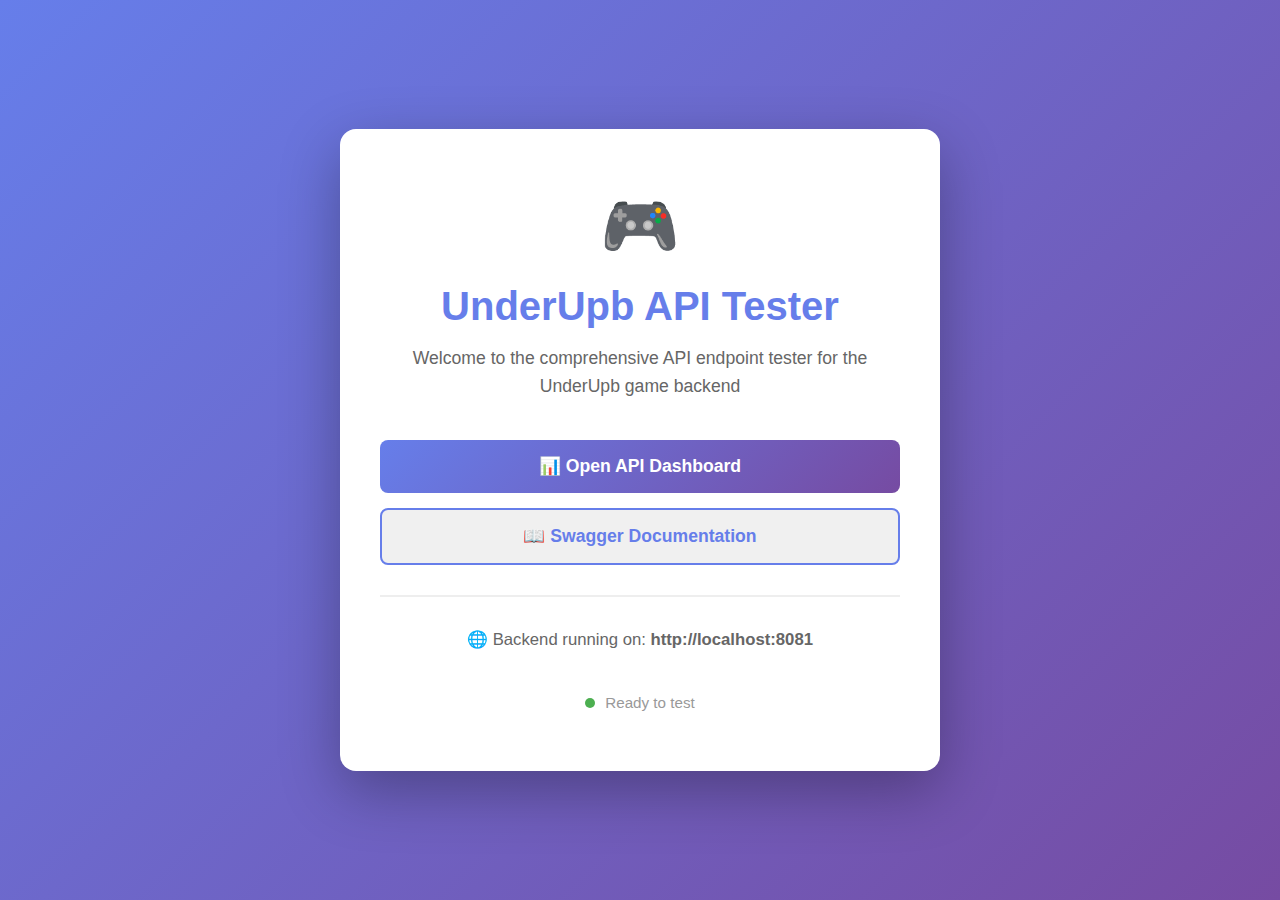
<file: backendUnderUpb/src/main/resources/static/index.html>
<!DOCTYPE html>
<html lang="en">
<head>
    <meta charset="UTF-8">
    <meta name="viewport" content="width=device-width, initial-scale=1.0">
    <title>UnderUpb Backend API Tester</title>
    <style>
        * {
            margin: 0;
            padding: 0;
            box-sizing: border-box;
        }

        body {
            font-family: 'Segoe UI', Tahoma, Geneva, Verdana, sans-serif;
            background: linear-gradient(135deg, #667eea 0%, #764ba2 100%);
            min-height: 100vh;
            display: flex;
            align-items: center;
            justify-content: center;
            padding: 20px;
        }

        .container {
            background: white;
            border-radius: 16px;
            box-shadow: 0 20px 60px rgba(0, 0, 0, 0.3);
            padding: 60px 40px;
            max-width: 600px;
            text-align: center;
            animation: slideIn 0.6s ease;
        }

        @keyframes slideIn {
            from {
                opacity: 0;
                transform: translateY(-20px);
            }
            to {
                opacity: 1;
                transform: translateY(0);
            }
        }

        .logo {
            font-size: 4em;
            margin-bottom: 20px;
        }

        h1 {
            color: #667eea;
            font-size: 2.5em;
            margin-bottom: 15px;
        }

        p {
            color: #666;
            font-size: 1.1em;
            margin-bottom: 40px;
            line-height: 1.6;
        }

        .buttons {
            display: flex;
            flex-direction: column;
            gap: 15px;
        }

        .btn {
            padding: 16px 30px;
            font-size: 1.1em;
            border: none;
            border-radius: 8px;
            cursor: pointer;
            transition: all 0.3s ease;
            text-decoration: none;
            display: inline-block;
            font-weight: 600;
        }

        .btn-primary {
            background: linear-gradient(135deg, #667eea 0%, #764ba2 100%);
            color: white;
        }

        .btn-primary:hover {
            transform: translateY(-3px);
            box-shadow: 0 10px 25px rgba(102, 126, 234, 0.4);
        }

        .btn-secondary {
            background: #f0f0f0;
            color: #667eea;
            border: 2px solid #667eea;
        }

        .btn-secondary:hover {
            background: #667eea;
            color: white;
            transform: translateY(-3px);
        }

        .info {
            margin-top: 30px;
            padding-top: 30px;
            border-top: 2px solid #eee;
            color: #999;
            font-size: 0.95em;
        }

        .status {
            display: flex;
            align-items: center;
            justify-content: center;
            gap: 10px;
            margin-top: 15px;
        }

        .status-dot {
            width: 10px;
            height: 10px;
            background: #4caf50;
            border-radius: 50%;
            animation: pulse 2s infinite;
        }

        @keyframes pulse {
            0%, 100% {
                opacity: 1;
            }
            50% {
                opacity: 0.5;
            }
        }

    </style>
</head>
<body>
    <div class="container">
        <div class="logo">🎮</div>
        <h1>UnderUpb API Tester</h1>
        <p>Welcome to the comprehensive API endpoint tester for the UnderUpb game backend</p>

        <div class="buttons">
            <a href="dashboard.html" class="btn btn-primary">📊 Open API Dashboard</a>
            <a href="https://localhost:8080/swagger-ui.html" class="btn btn-secondary" target="_blank">📖 Swagger Documentation</a>
        </div>

        <div class="info">
            <p>🌐 Backend running on: <strong>http://localhost:8081</strong></p>
            <div class="status">
                <div class="status-dot"></div>
                <span>Ready to test</span>
            </div>
        </div>
    </div>
</body>
</html>
</file>
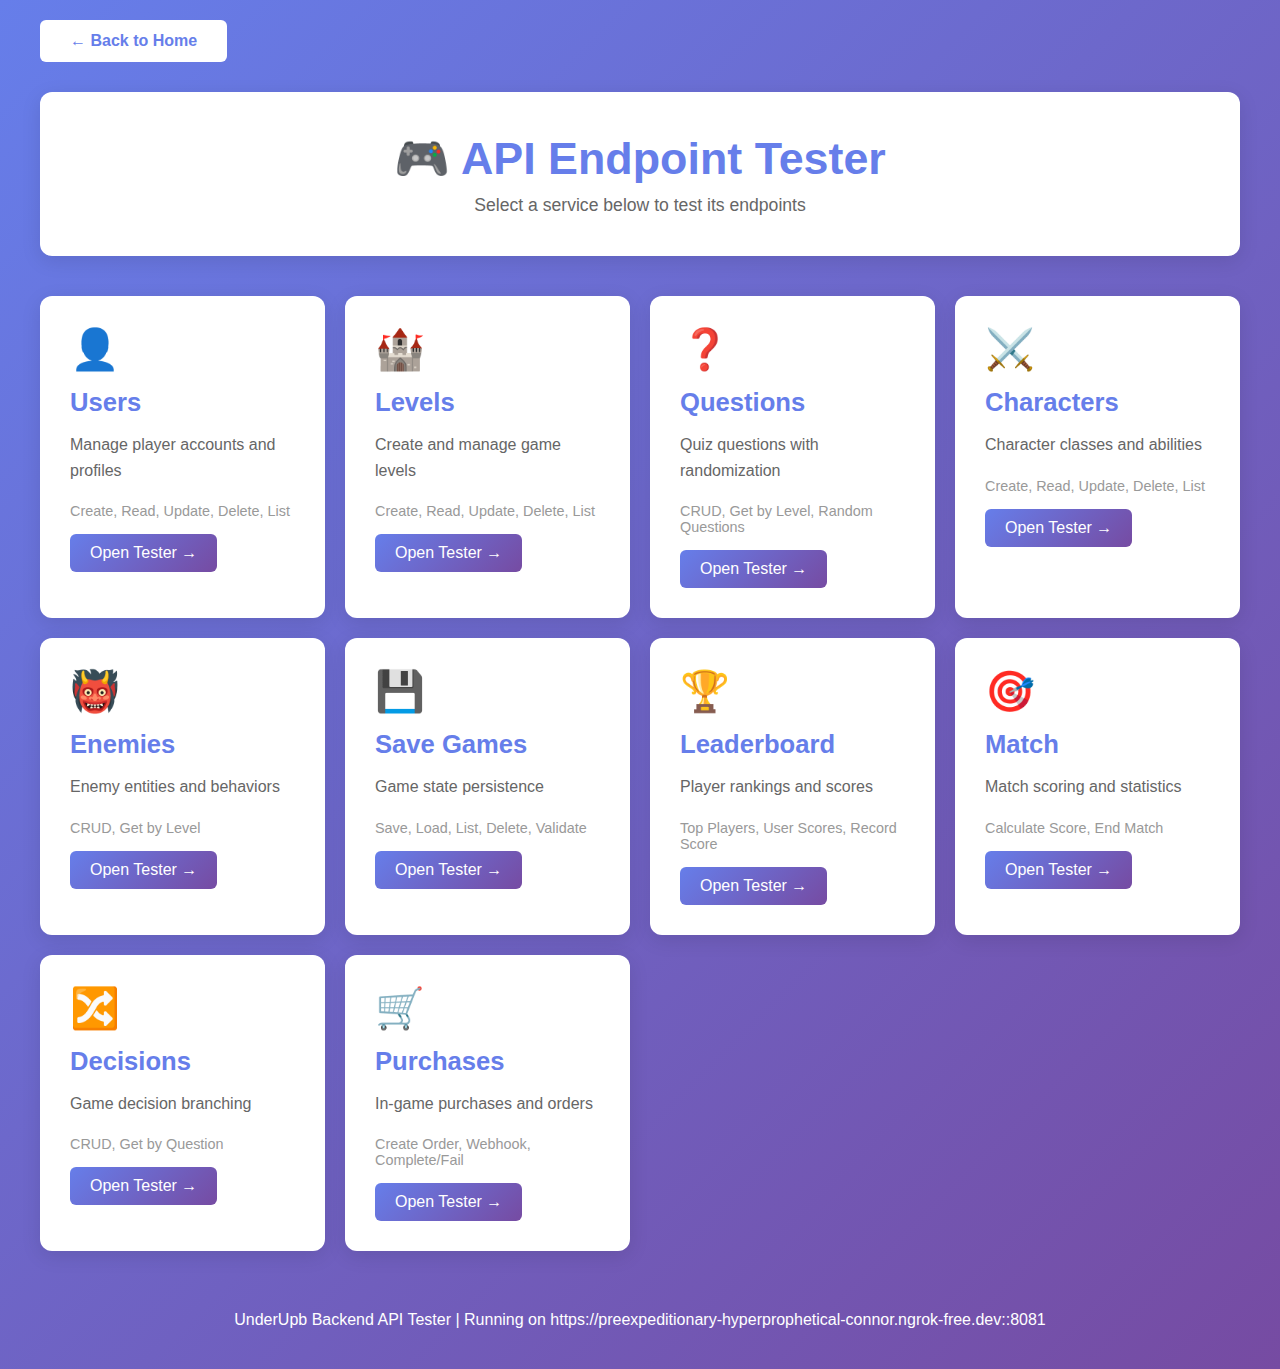
<file: backendUnderUpb/src/main/resources/static/dashboard.html>
<!DOCTYPE html>
<html lang="en">
<head>
    <meta charset="UTF-8">
    <meta name="viewport" content="width=device-width, initial-scale=1.0">
    <title>UnderUpb Backend API Tester - Dashboard</title>
    <style>
        * {
            margin: 0;
            padding: 0;
            box-sizing: border-box;
        }

        body {
            font-family: 'Segoe UI', Tahoma, Geneva, Verdana, sans-serif;
            background: linear-gradient(135deg, #667eea 0%, #764ba2 100%);
            min-height: 100vh;
            padding: 20px;
        }

        .container {
            max-width: 1200px;
            margin: 0 auto;
        }

        header {
            background: white;
            padding: 40px;
            border-radius: 12px;
            text-align: center;
            margin-bottom: 40px;
            box-shadow: 0 5px 20px rgba(0, 0, 0, 0.1);
        }

        header h1 {
            color: #667eea;
            font-size: 2.8em;
            margin-bottom: 10px;
        }

        header p {
            color: #666;
            font-size: 1.1em;
        }

        .services-grid {
            display: grid;
            grid-template-columns: repeat(auto-fit, minmax(280px, 1fr));
            gap: 20px;
            margin-bottom: 40px;
        }

        .service-card {
            background: white;
            border-radius: 12px;
            padding: 30px;
            box-shadow: 0 5px 20px rgba(0, 0, 0, 0.1);
            transition: all 0.3s ease;
            text-decoration: none;
            color: inherit;
            cursor: pointer;
        }

        .service-card:hover {
            transform: translateY(-5px);
            box-shadow: 0 15px 30px rgba(0, 0, 0, 0.2);
        }

        .service-card h2 {
            color: #667eea;
            margin-bottom: 15px;
            font-size: 1.6em;
        }

        .service-card p {
            color: #666;
            line-height: 1.6;
            margin-bottom: 20px;
        }

        .service-card .endpoints {
            color: #999;
            font-size: 0.9em;
            margin-bottom: 15px;
        }

        .service-card .btn {
            display: inline-block;
            background: linear-gradient(135deg, #667eea 0%, #764ba2 100%);
            color: white;
            padding: 10px 20px;
            border-radius: 6px;
            text-decoration: none;
            transition: all 0.3s ease;
            border: none;
            cursor: pointer;
            font-size: 1em;
        }

        .service-card .btn:hover {
            background: linear-gradient(135deg, #764ba2 0%, #667eea 100%);
            transform: scale(1.05);
        }

        .icon {
            font-size: 2.5em;
            margin-bottom: 15px;
        }

        footer {
            text-align: center;
            color: white;
            padding: 20px;
            margin-top: 40px;
        }

        .back-btn {
            display: inline-block;
            background: white;
            color: #667eea;
            padding: 12px 30px;
            border-radius: 6px;
            text-decoration: none;
            font-weight: bold;
            margin-bottom: 30px;
            transition: all 0.3s ease;
        }

        .back-btn:hover {
            transform: scale(1.05);
            box-shadow: 0 5px 15px rgba(0, 0, 0, 0.2);
        }
    </style>
</head>
<body>
    <div class="container">
        <a href="index.html" class="back-btn">← Back to Home</a>

        <header>
            <h1>🎮 API Endpoint Tester</h1>
            <p>Select a service below to test its endpoints</p>
        </header>

        <div class="services-grid">
            <a href="services/users.html" class="service-card" onclick="return navigateTo('services/users.html')">
                <div class="icon">👤</div>
                <h2>Users</h2>
                <p>Manage player accounts and profiles</p>
                <div class="endpoints">Create, Read, Update, Delete, List</div>
                <button class="btn">Open Tester →</button>
            </a>

            <a href="services/levels.html" class="service-card" onclick="return navigateTo('services/levels.html')">
                <div class="icon">🏰</div>
                <h2>Levels</h2>
                <p>Create and manage game levels</p>
                <div class="endpoints">Create, Read, Update, Delete, List</div>
                <button class="btn">Open Tester →</button>
            </a>

            <a href="services/questions.html" class="service-card" onclick="return navigateTo('services/questions.html')">
                <div class="icon">❓</div>
                <h2>Questions</h2>
                <p>Quiz questions with randomization</p>
                <div class="endpoints">CRUD, Get by Level, Random Questions</div>
                <button class="btn">Open Tester →</button>
            </a>

            <a href="services/characters.html" class="service-card" onclick="return navigateTo('services/characters.html')">
                <div class="icon">⚔️</div>
                <h2>Characters</h2>
                <p>Character classes and abilities</p>
                <div class="endpoints">Create, Read, Update, Delete, List</div>
                <button class="btn">Open Tester →</button>
            </a>

            <a href="services/enemies.html" class="service-card" onclick="return navigateTo('services/enemies.html')">
                <div class="icon">👹</div>
                <h2>Enemies</h2>
                <p>Enemy entities and behaviors</p>
                <div class="endpoints">CRUD, Get by Level</div>
                <button class="btn">Open Tester →</button>
            </a>

            <a href="services/saves.html" class="service-card" onclick="return navigateTo('services/saves.html')">
                <div class="icon">💾</div>
                <h2>Save Games</h2>
                <p>Game state persistence</p>
                <div class="endpoints">Save, Load, List, Delete, Validate</div>
                <button class="btn">Open Tester →</button>
            </a>

            <a href="services/leaderboard.html" class="service-card" onclick="return navigateTo('services/leaderboard.html')">
                <div class="icon">🏆</div>
                <h2>Leaderboard</h2>
                <p>Player rankings and scores</p>
                <div class="endpoints">Top Players, User Scores, Record Score</div>
                <button class="btn">Open Tester →</button>
            </a>

            <a href="services/match.html" class="service-card" onclick="return navigateTo('services/match.html')">
                <div class="icon">🎯</div>
                <h2>Match</h2>
                <p>Match scoring and statistics</p>
                <div class="endpoints">Calculate Score, End Match</div>
                <button class="btn">Open Tester →</button>
            </a>

            <a href="services/decisions.html" class="service-card" onclick="return navigateTo('services/decisions.html')">
                <div class="icon">🔀</div>
                <h2>Decisions</h2>
                <p>Game decision branching</p>
                <div class="endpoints">CRUD, Get by Question</div>
                <button class="btn">Open Tester →</button>
            </a>

            <a href="services/purchases.html" class="service-card" onclick="return navigateTo('services/purchases.html')">
                <div class="icon">🛒</div>
                <h2>Purchases</h2>
                <p>In-game purchases and orders</p>
                <div class="endpoints">Create Order, Webhook, Complete/Fail</div>
                <button class="btn">Open Tester →</button>
            </a>
        </div>

        <footer>
            <p>UnderUpb Backend API Tester | Running on https://preexpeditionary-hyperprophetical-connor.ngrok-free.dev::8081</p>
        </footer>
    </div>

    <script>
        function navigateTo(url) {
            window.location.href = url;
            return false;
        }
    </script>
</body>
</html>
</file>
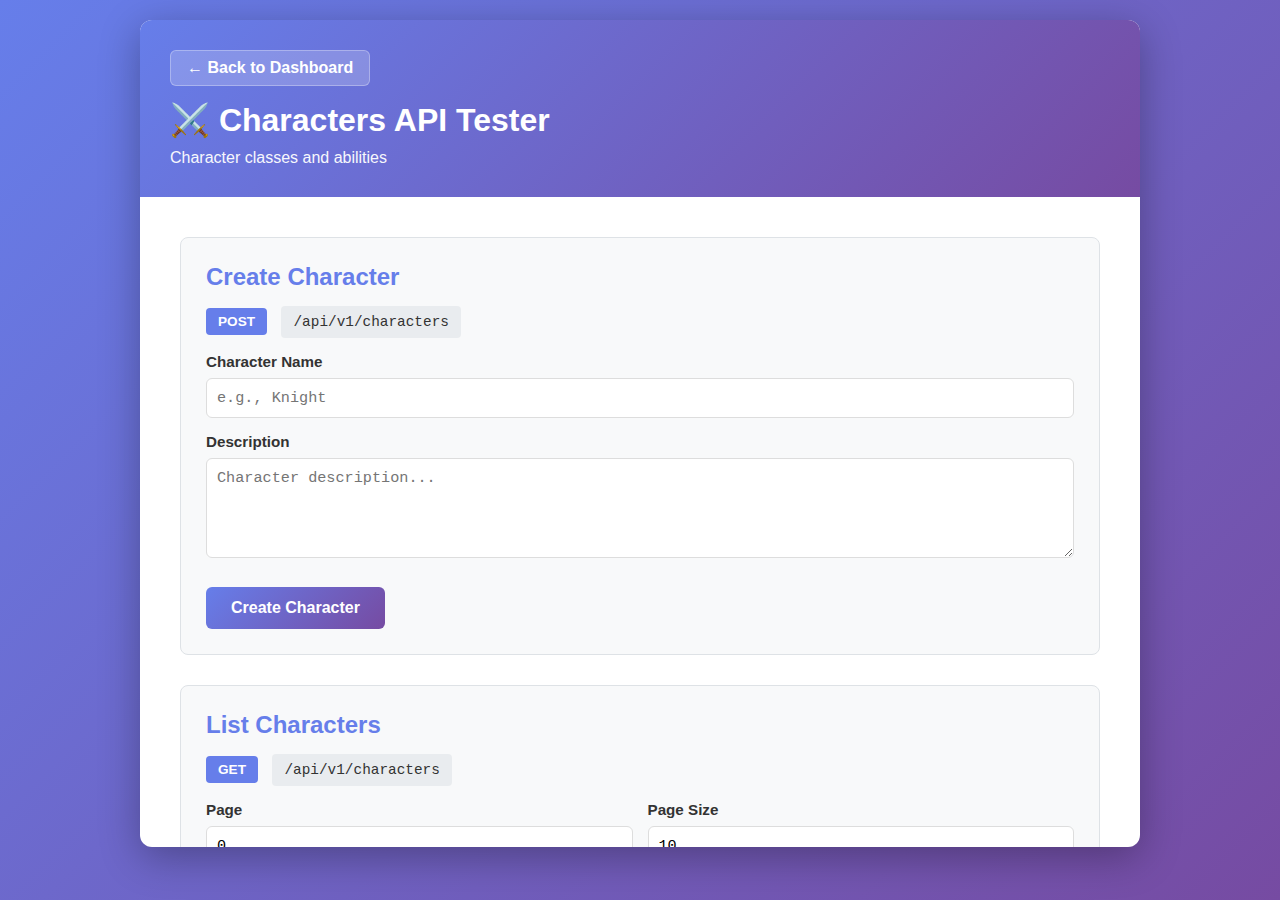
<file: backendUnderUpb/src/main/resources/static/services/characters.html>
<!DOCTYPE html>
<html lang="en">
<head>
    <meta charset="UTF-8">
    <meta name="viewport" content="width=device-width, initial-scale=1.0">
    <title>Characters API Tester</title>
    <link rel="stylesheet" href="../styles.css">
</head>
<body>
    <div class="container">
        <header>
            <a href="../dashboard.html" class="back-btn">← Back to Dashboard</a>
            <h1>⚔️ Characters API Tester</h1>
            <p>Character classes and abilities</p>
        </header>

        <div class="api-tester">
            <section class="endpoint">
                <h2>Create Character</h2>
                <div class="method-badge">POST</div>
                <div class="endpoint-url">/api/v1/characters</div>
                <div class="form-group">
                    <label>Character Name</label>
                    <input type="text" id="create-char-name" placeholder="e.g., Knight">
                </div>
                <div class="form-group">
                    <label>Description</label>
                    <textarea id="create-char-desc" placeholder="Character description..."></textarea>
                </div>
                <button class="btn btn-primary" onclick="sendRequest('POST', '/api/v1/characters', {
                    name: document.getElementById('create-char-name').value,
                    description: document.getElementById('create-char-desc').value
                }, 'create-response')">Create Character</button>
                <div class="response-container" id="create-response"></div>
            </section>

            <section class="endpoint">
                <h2>List Characters</h2>
                <div class="method-badge">GET</div>
                <div class="endpoint-url">/api/v1/characters</div>
                <div class="form-row">
                    <div class="form-group">
                        <label>Page</label>
                        <input type="number" id="characters-page" value="0" placeholder="0">
                    </div>
                    <div class="form-group">
                        <label>Page Size</label>
                        <input type="number" id="characters-size" value="10" placeholder="10">
                    </div>
                </div>
                <button class="btn btn-primary" onclick="sendRequest('GET', `/api/v1/characters?page=${document.getElementById('characters-page').value}&size=${document.getElementById('characters-size').value}`, null, 'list-response')">Fetch Characters</button>
                <div class="response-container" id="list-response"></div>
            </section>

            <section class="endpoint">
                <h2>Get Character by ID</h2>
                <div class="method-badge">GET</div>
                <div class="endpoint-url">/api/v1/characters/{id}</div>
                <div class="form-group">
                    <label>Character ID (UUID)</label>
                    <input type="text" id="get-char-id" placeholder="e.g., 550e8400-e29b-41d4-a716-446655440000">
                </div>
                <button class="btn btn-primary" onclick="sendRequest('GET', `/api/v1/characters/${document.getElementById('get-char-id').value}`, null, 'get-response')">Fetch Character</button>
                <div class="response-container" id="get-response"></div>
            </section>

            <section class="endpoint">
                <h2>Update Character</h2>
                <div class="method-badge">PUT</div>
                <div class="endpoint-url">/api/v1/characters/{id}</div>
                <div class="form-group">
                    <label>Character ID (UUID)</label>
                    <input type="text" id="update-char-id" placeholder="e.g., 550e8400-e29b-41d4-a716-446655440000">
                </div>
                <div class="form-group">
                    <label>Character Name</label>
                    <input type="text" id="update-char-name" placeholder="New name">
                </div>
                <div class="form-group">
                    <label>Description</label>
                    <textarea id="update-char-desc" placeholder="New description..."></textarea>
                </div>
                <button class="btn btn-primary" onclick="sendRequest('PUT', `/api/v1/characters/${document.getElementById('update-char-id').value}`, {
                    name: document.getElementById('update-char-name').value || undefined,
                    description: document.getElementById('update-char-desc').value || undefined
                }, 'update-response')">Update Character</button>
                <div class="response-container" id="update-response"></div>
            </section>
        </div>
    </div>

    <script src="../app.js"></script>
</body>
</html>
</file>
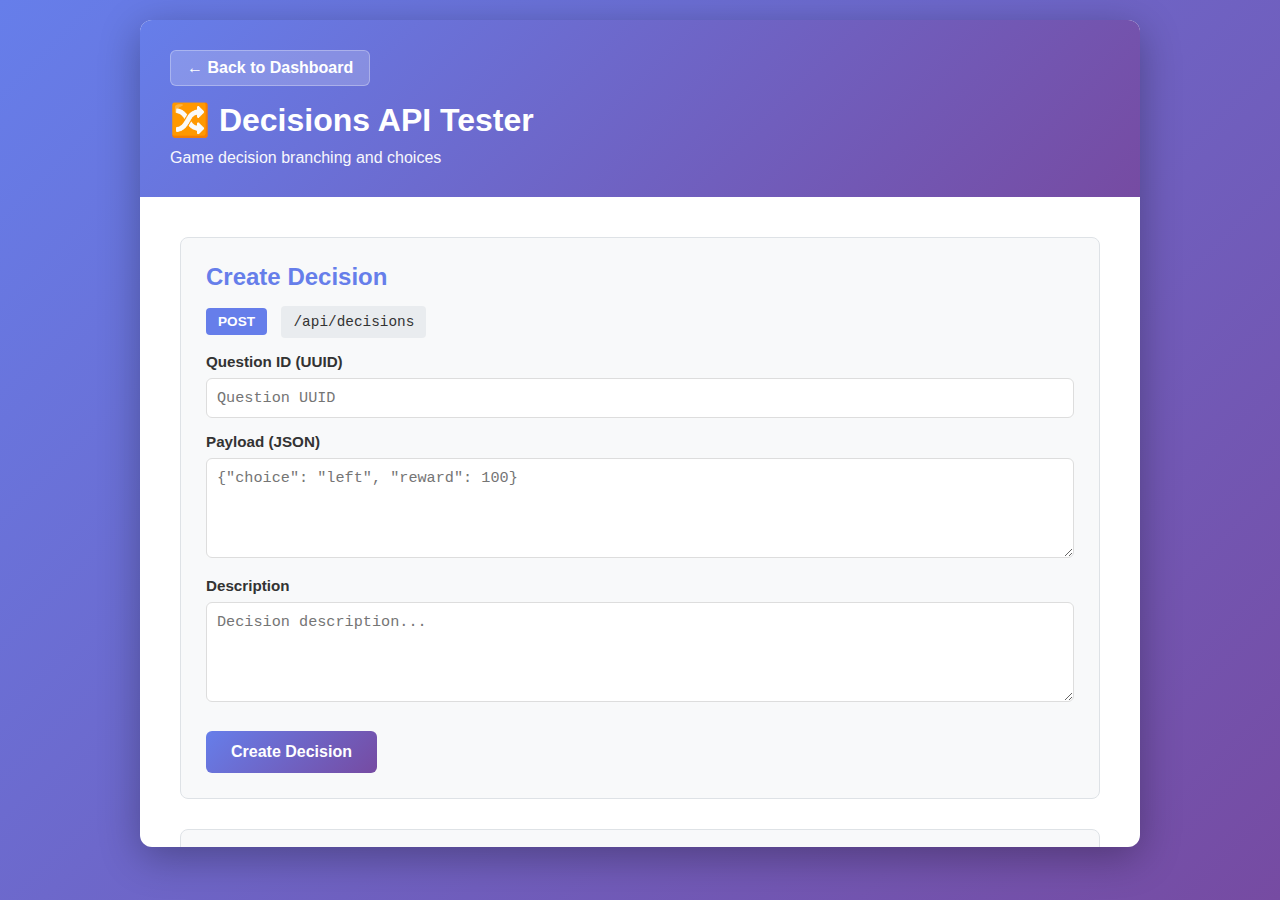
<file: backendUnderUpb/src/main/resources/static/services/decisions.html>
<!DOCTYPE html>
<html lang="en">
<head>
    <meta charset="UTF-8">
    <meta name="viewport" content="width=device-width, initial-scale=1.0">
    <title>Decisions API Tester</title>
    <link rel="stylesheet" href="../styles.css">
</head>
<body>
    <div class="container">
        <header>
            <a href="../dashboard.html" class="back-btn">← Back to Dashboard</a>
            <h1>🔀 Decisions API Tester</h1>
            <p>Game decision branching and choices</p>
        </header>

        <div class="api-tester">
            <section class="endpoint">
                <h2>Create Decision</h2>
                <div class="method-badge">POST</div>
                <div class="endpoint-url">/api/decisions</div>
                <div class="form-group">
                    <label>Question ID (UUID)</label>
                    <input type="text" id="create-decision-question" placeholder="Question UUID">
                </div>
                <div class="form-group">
                    <label>Payload (JSON)</label>
                    <textarea id="create-decision-payload" placeholder='{"choice": "left", "reward": 100}'></textarea>
                </div>
                <div class="form-group">
                    <label>Description</label>
                    <textarea id="create-decision-desc" placeholder="Decision description..."></textarea>
                </div>
                <button class="btn btn-primary" onclick="sendRequest('POST', '/api/decisions', {
                    questionId: document.getElementById('create-decision-question').value,
                    payloadJson: document.getElementById('create-decision-payload').value,
                    description: document.getElementById('create-decision-desc').value
                }, 'create-response')">Create Decision</button>
                <div class="response-container" id="create-response"></div>
            </section>

            <section class="endpoint">
                <h2>Get Decisions by Question</h2>
                <div class="method-badge">GET</div>
                <div class="endpoint-url">/api/decisions/questions/{questionId}</div>
                <div class="form-group">
                    <label>Question ID (UUID)</label>
                    <input type="text" id="question-decisions-id" placeholder="Question UUID">
                </div>
                <button class="btn btn-primary" onclick="sendRequest('GET', `/api/decisions/questions/${document.getElementById('question-decisions-id').value}`, null, 'by-question-response')">Fetch Decisions</button>
                <div class="response-container" id="by-question-response"></div>
            </section>

            <section class="endpoint">
                <h2>Get Decision by ID</h2>
                <div class="method-badge">GET</div>
                <div class="endpoint-url">/api/decisions/{id}</div>
                <div class="form-group">
                    <label>Decision ID (UUID)</label>
                    <input type="text" id="get-decision-id" placeholder="Decision UUID">
                </div>
                <button class="btn btn-primary" onclick="sendRequest('GET', `/api/decisions/${document.getElementById('get-decision-id').value}`, null, 'get-response')">Fetch Decision</button>
                <div class="response-container" id="get-response"></div>
            </section>

            <section class="endpoint">
                <h2>List All Decisions</h2>
                <div class="method-badge">GET</div>
                <div class="endpoint-url">/api/decisions</div>
                <div class="form-row">
                    <div class="form-group">
                        <label>Page</label>
                        <input type="number" id="decisions-page" value="0" placeholder="0">
                    </div>
                    <div class="form-group">
                        <label>Page Size</label>
                        <input type="number" id="decisions-size" value="10" placeholder="10">
                    </div>
                </div>
                <button class="btn btn-primary" onclick="sendRequest('GET', `/api/decisions?page=${document.getElementById('decisions-page').value}&size=${document.getElementById('decisions-size').value}`, null, 'list-response')">Fetch Decisions</button>
                <div class="response-container" id="list-response"></div>
            </section>

            <section class="endpoint">
                <h2>Delete Decision</h2>
                <div class="method-badge delete">DELETE</div>
                <div class="endpoint-url">/api/decisions/{id}</div>
                <div class="form-group">
                    <label>Decision ID (UUID)</label>
                    <input type="text" id="delete-decision-id" placeholder="Decision UUID">
                </div>
                <button class="btn btn-danger" onclick="sendRequest('DELETE', `/api/decisions/${document.getElementById('delete-decision-id').value}`, null, 'delete-response')">Delete Decision</button>
                <div class="response-container" id="delete-response"></div>
            </section>
        </div>
    </div>

    <script src="../app.js"></script>
</body>
</html>
</file>
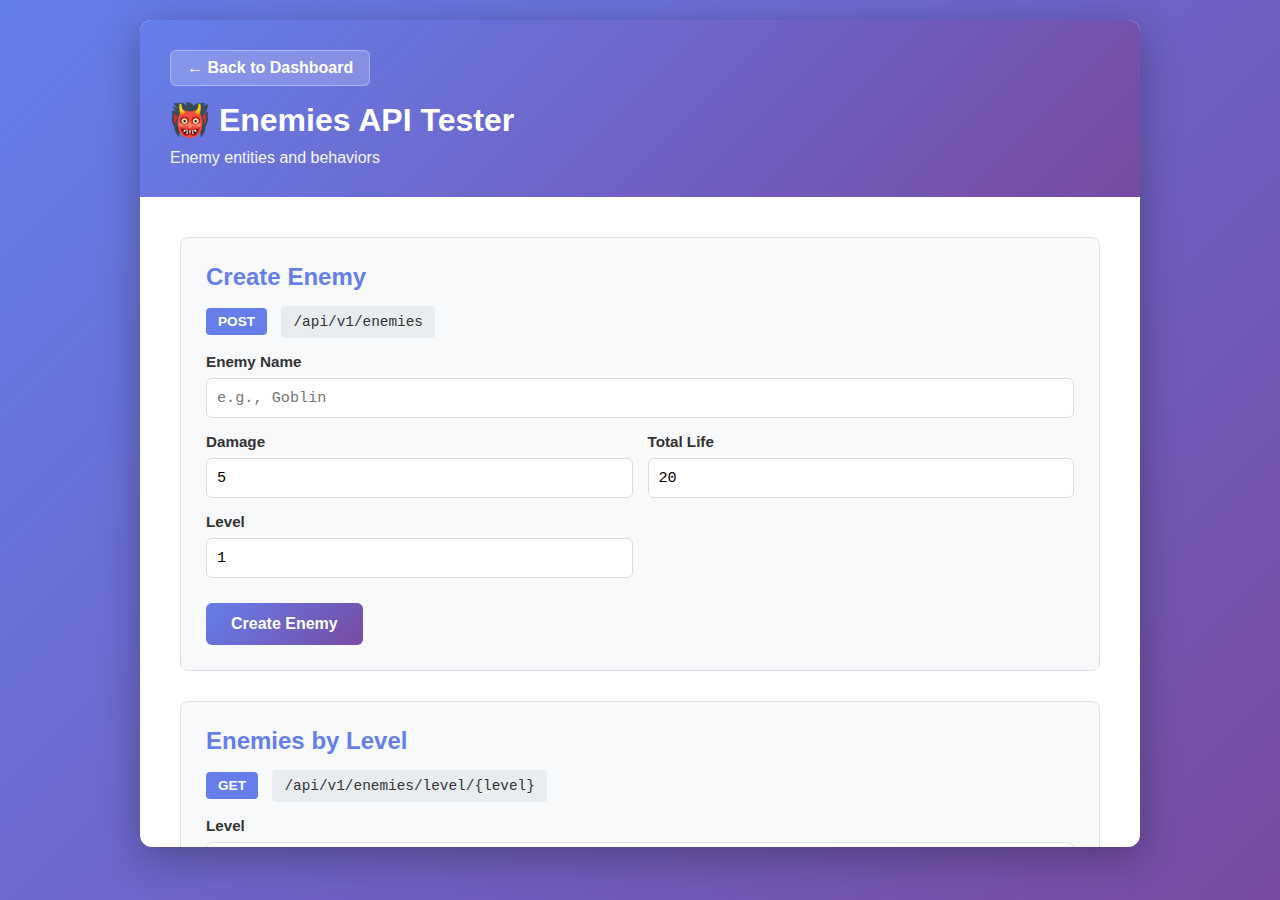
<file: backendUnderUpb/src/main/resources/static/services/enemies.html>
<!DOCTYPE html>
<html lang="en">
<head>
    <meta charset="UTF-8">
    <meta name="viewport" content="width=device-width, initial-scale=1.0">
    <title>Enemies API Tester</title>
    <link rel="stylesheet" href="../styles.css">
</head>
<body>
    <div class="container">
        <header>
            <a href="../dashboard.html" class="back-btn">← Back to Dashboard</a>
            <h1>👹 Enemies API Tester</h1>
            <p>Enemy entities and behaviors</p>
        </header>

        <div class="api-tester">
            <section class="endpoint">
                <h2>Create Enemy</h2>
                <div class="method-badge">POST</div>
                <div class="endpoint-url">/api/v1/enemies</div>
                <div class="form-group">
                    <label>Enemy Name</label>
                    <input type="text" id="create-enemy-name" placeholder="e.g., Goblin">
                </div>
                <div class="form-row">
                    <div class="form-group">
                        <label>Damage</label>
                        <input type="number" id="create-enemy-damage" value="5" placeholder="e.g., 5">
                    </div>
                    <div class="form-group">
                        <label>Total Life</label>
                        <input type="number" id="create-enemy-life" value="20" placeholder="e.g., 20">
                    </div>
                </div>
                <div class="form-row">
                    <div class="form-group">
                        <label>Level</label>
                        <input type="number" id="create-enemy-level" value="1" placeholder="e.g., 1">
                    </div>
                </div>
                <button class="btn btn-primary" onclick="sendRequest('POST', '/api/v1/enemies', {
                    name: document.getElementById('create-enemy-name').value,
                    damage: parseInt(document.getElementById('create-enemy-damage').value),
                    totalLife: parseInt(document.getElementById('create-enemy-life').value),
                    level: parseInt(document.getElementById('create-enemy-level').value)
                }, 'create-response')">Create Enemy</button>
                <div class="response-container" id="create-response"></div>
            </section>

            <section class="endpoint">
                <h2>Enemies by Level</h2>
                <div class="method-badge">GET</div>
                <div class="endpoint-url">/api/v1/enemies/level/{level}</div>
                <div class="form-group">
                    <label>Level</label>
                    <input type="number" id="enemies-level" value="1" placeholder="e.g., 1">
                </div>
                <button class="btn btn-primary" onclick="sendRequest('GET', `/api/v1/enemies/level/${document.getElementById('enemies-level').value}`, null, 'level-response')">Fetch Enemies</button>
                <div class="response-container" id="level-response"></div>
            </section>

            <section class="endpoint">
                <h2>Get Enemy by ID</h2>
                <div class="method-badge">GET</div>
                <div class="endpoint-url">/api/v1/enemies/{id}</div>
                <div class="form-group">
                    <label>Enemy ID (UUID)</label>
                    <input type="text" id="get-enemy-id" placeholder="e.g., 550e8400-e29b-41d4-a716-446655440000">
                </div>
                <button class="btn btn-primary" onclick="sendRequest('GET', `/api/v1/enemies/${document.getElementById('get-enemy-id').value}`, null, 'get-response')">Fetch Enemy</button>
                <div class="response-container" id="get-response"></div>
            </section>

            <section class="endpoint">
                <h2>List All Enemies</h2>
                <div class="method-badge">GET</div>
                <div class="endpoint-url">/api/v1/enemies</div>
                <div class="form-row">
                    <div class="form-group">
                        <label>Page</label>
                        <input type="number" id="enemies-page" value="0" placeholder="0">
                    </div>
                    <div class="form-group">
                        <label>Page Size</label>
                        <input type="number" id="enemies-size" value="10" placeholder="10">
                    </div>
                </div>
                <button class="btn btn-primary" onclick="sendRequest('GET', `/api/v1/enemies?page=${document.getElementById('enemies-page').value}&size=${document.getElementById('enemies-size').value}`, null, 'list-response')">Fetch All Enemies</button>
                <div class="response-container" id="list-response"></div>
            </section>
        </div>
    </div>

    <script src="../app.js"></script>
</body>
</html>
</file>
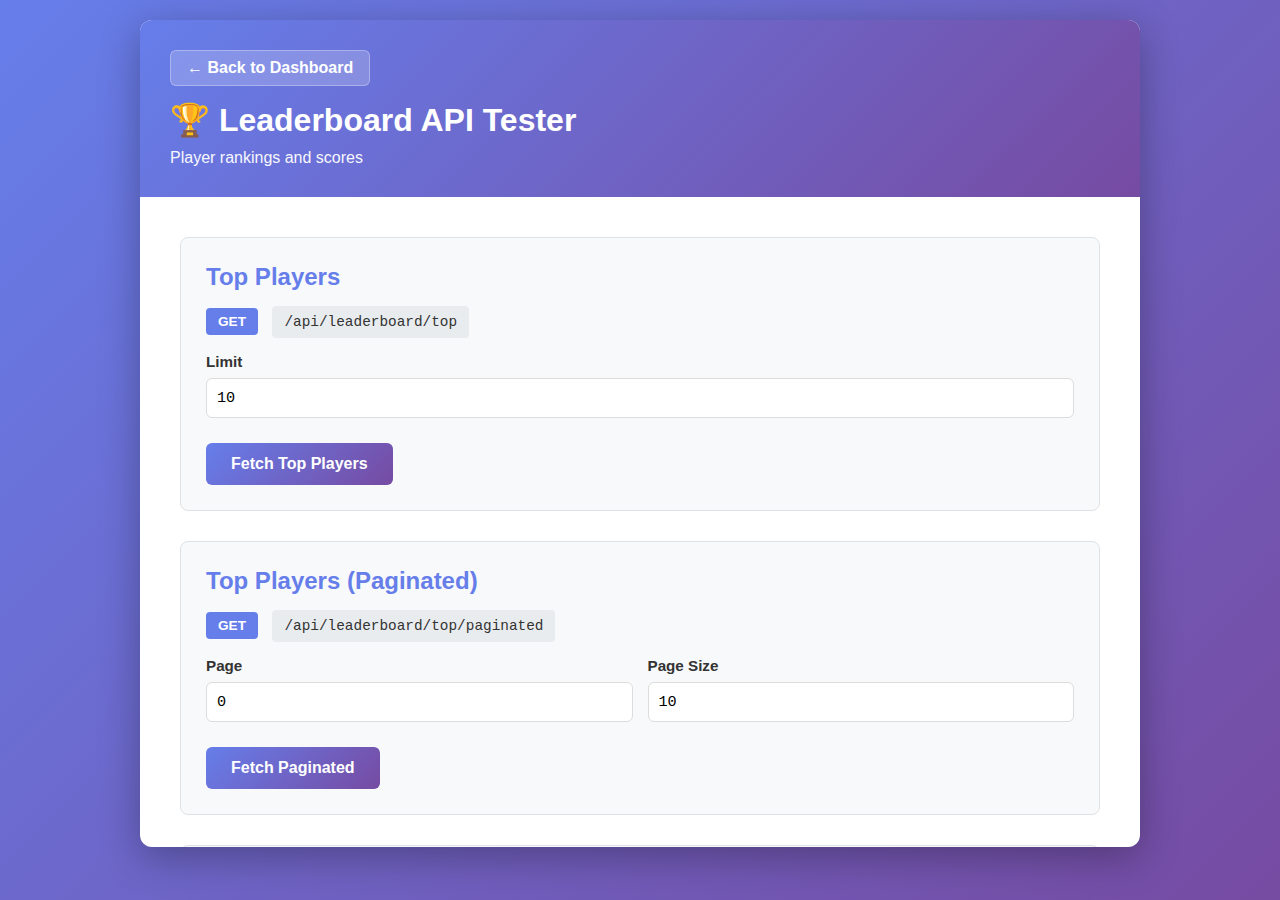
<file: backendUnderUpb/src/main/resources/static/services/leaderboard.html>
<!DOCTYPE html>
<html lang="en">
<head>
    <meta charset="UTF-8">
    <meta name="viewport" content="width=device-width, initial-scale=1.0">
    <title>Leaderboard API Tester</title>
    <link rel="stylesheet" href="../styles.css">
</head>
<body>
    <div class="container">
        <header>
            <a href="../dashboard.html" class="back-btn">← Back to Dashboard</a>
            <h1>🏆 Leaderboard API Tester</h1>
            <p>Player rankings and scores</p>
        </header>

        <div class="api-tester">
            <section class="endpoint">
                <h2>Top Players</h2>
                <div class="method-badge">GET</div>
                <div class="endpoint-url">/api/leaderboard/top</div>
                <div class="form-group">
                    <label>Limit</label>
                    <input type="number" id="leaderboard-limit" value="10" placeholder="e.g., 10">
                </div>
                <button class="btn btn-primary" onclick="sendRequest('GET', `/api/leaderboard/top?limit=${document.getElementById('leaderboard-limit').value}`, null, 'top-response')">Fetch Top Players</button>
                <div class="response-container" id="top-response"></div>
            </section>

            <section class="endpoint">
                <h2>Top Players (Paginated)</h2>
                <div class="method-badge">GET</div>
                <div class="endpoint-url">/api/leaderboard/top/paginated</div>
                <div class="form-row">
                    <div class="form-group">
                        <label>Page</label>
                        <input type="number" id="leaderboard-page" value="0" placeholder="0">
                    </div>
                    <div class="form-group">
                        <label>Page Size</label>
                        <input type="number" id="leaderboard-size" value="10" placeholder="10">
                    </div>
                </div>
                <button class="btn btn-primary" onclick="sendRequest('GET', `/api/leaderboard/top/paginated?page=${document.getElementById('leaderboard-page').value}&size=${document.getElementById('leaderboard-size').value}`, null, 'top-paged-response')">Fetch Paginated</button>
                <div class="response-container" id="top-paged-response"></div>
            </section>

            <section class="endpoint">
                <h2>User Scores</h2>
                <div class="method-badge">GET</div>
                <div class="endpoint-url">/api/leaderboard/users/{userId}</div>
                <div class="form-group">
                    <label>User ID (UUID)</label>
                    <input type="text" id="user-scores-id" placeholder="User UUID">
                </div>
                <div class="form-row">
                    <div class="form-group">
                        <label>Page</label>
                        <input type="number" id="user-scores-page" value="0" placeholder="0">
                    </div>
                    <div class="form-group">
                        <label>Page Size</label>
                        <input type="number" id="user-scores-size" value="10" placeholder="10">
                    </div>
                </div>
                <button class="btn btn-primary" onclick="sendRequest('GET', `/api/leaderboard/users/${document.getElementById('user-scores-id').value}?page=${document.getElementById('user-scores-page').value}&size=${document.getElementById('user-scores-size').value}`, null, 'user-scores-response')">Fetch User Scores</button>
                <div class="response-container" id="user-scores-response"></div>
            </section>

            <section class="endpoint">
                <h2>Record Score</h2>
                <div class="method-badge">POST</div>
                <div class="endpoint-url">/api/leaderboard/users/{userId}/score</div>
                <div class="form-group">
                    <label>User ID (UUID)</label>
                    <input type="text" id="record-score-user-id" placeholder="User UUID">
                </div>
                <div class="form-group">
                    <label>Score</label>
                    <input type="number" id="record-score-value" placeholder="e.g., 1500">
                </div>
                <button class="btn btn-primary" onclick="sendRequest('POST', `/api/leaderboard/users/${document.getElementById('record-score-user-id').value}/score?score=${document.getElementById('record-score-value').value}`, {}, 'record-response')">Record Score</button>
                <div class="response-container" id="record-response"></div>
            </section>
        </div>
    </div>

    <script src="../app.js"></script>
</body>
</html>
</file>
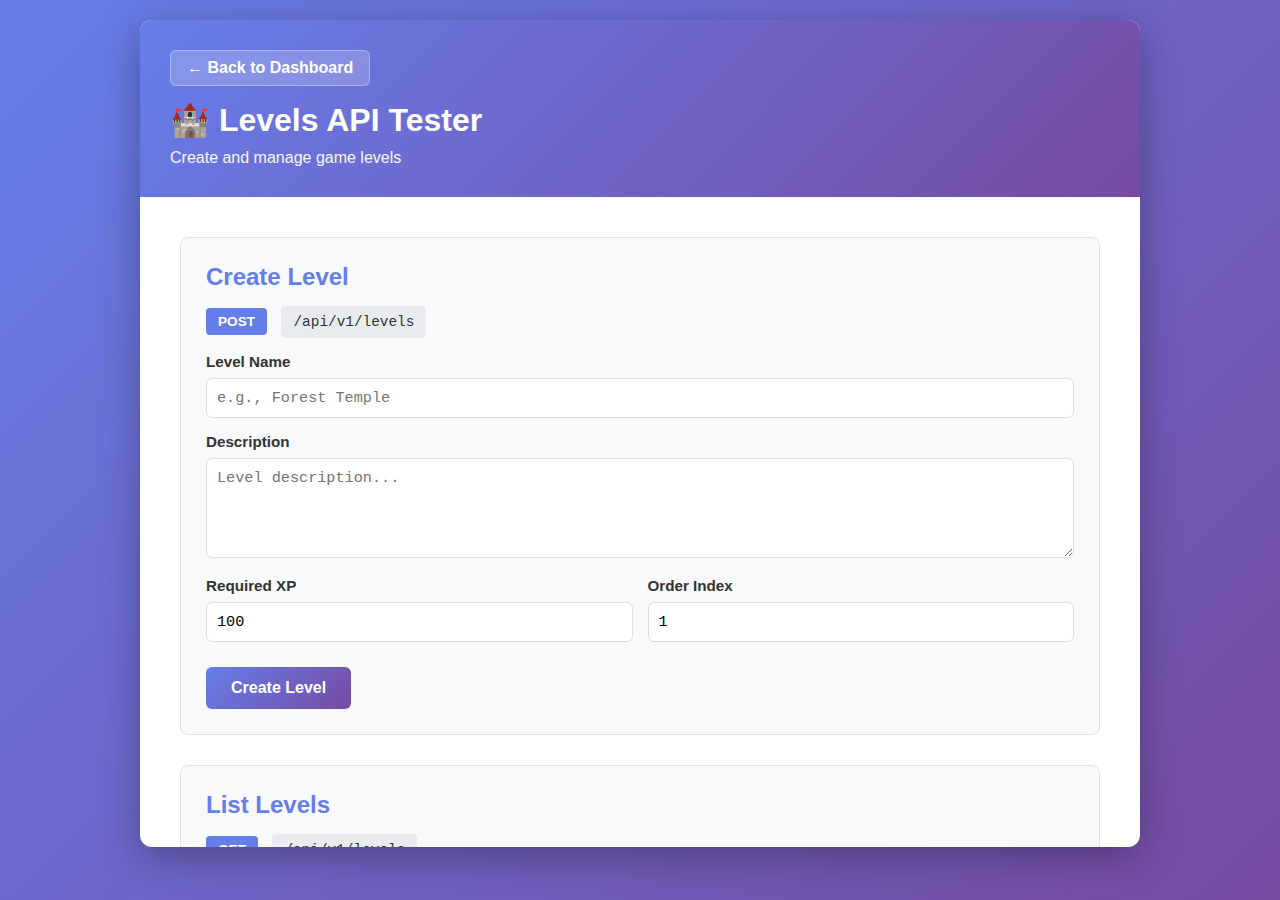
<file: backendUnderUpb/src/main/resources/static/services/levels.html>
<!DOCTYPE html>
<html lang="en">
<head>
    <meta charset="UTF-8">
    <meta name="viewport" content="width=device-width, initial-scale=1.0">
    <title>Levels API Tester</title>
    <link rel="stylesheet" href="../styles.css">
</head>
<body>
    <div class="container">
        <header>
            <a href="../dashboard.html" class="back-btn">← Back to Dashboard</a>
            <h1>🏰 Levels API Tester</h1>
            <p>Create and manage game levels</p>
        </header>

        <div class="api-tester">
            <section class="endpoint">
                <h2>Create Level</h2>
                <div class="method-badge">POST</div>
                <div class="endpoint-url">/api/v1/levels</div>
                <div class="form-group">
                    <label>Level Name</label>
                    <input type="text" id="create-level-name" placeholder="e.g., Forest Temple">
                </div>
                <div class="form-group">
                    <label>Description</label>
                    <textarea id="create-level-desc" placeholder="Level description..."></textarea>
                </div>
                <div class="form-row">
                    <div class="form-group">
                        <label>Required XP</label>
                        <input type="number" id="create-level-xp" value="100" placeholder="e.g., 100">
                    </div>
                    <div class="form-group">
                        <label>Order Index</label>
                        <input type="number" id="create-level-order" value="1" placeholder="e.g., 1">
                    </div>
                </div>
                <button class="btn btn-primary" onclick="sendRequest('POST', '/api/v1/levels', {
                    name: document.getElementById('create-level-name').value,
                    description: document.getElementById('create-level-desc').value,
                    requiredXp: parseInt(document.getElementById('create-level-xp').value),
                    orderIndex: parseInt(document.getElementById('create-level-order').value)
                }, 'create-response')">Create Level</button>
                <div class="response-container" id="create-response"></div>
            </section>

            <section class="endpoint">
                <h2>List Levels</h2>
                <div class="method-badge">GET</div>
                <div class="endpoint-url">/api/v1/levels</div>
                <div class="form-row">
                    <div class="form-group">
                        <label>Page</label>
                        <input type="number" id="levels-page" value="0" placeholder="0">
                    </div>
                    <div class="form-group">
                        <label>Page Size</label>
                        <input type="number" id="levels-size" value="10" placeholder="10">
                    </div>
                </div>
                <button class="btn btn-primary" onclick="sendRequest('GET', `/api/v1/levels?page=${document.getElementById('levels-page').value}&size=${document.getElementById('levels-size').value}`, null, 'list-response')">Fetch Levels</button>
                <div class="response-container" id="list-response"></div>
            </section>

            <section class="endpoint">
                <h2>Get Level by ID</h2>
                <div class="method-badge">GET</div>
                <div class="endpoint-url">/api/v1/levels/{id}</div>
                <div class="form-group">
                    <label>Level ID (UUID)</label>
                    <input type="text" id="get-level-id" placeholder="e.g., 550e8400-e29b-41d4-a716-446655440000">
                </div>
                <button class="btn btn-primary" onclick="sendRequest('GET', `/api/v1/levels/${document.getElementById('get-level-id').value}`, null, 'get-response')">Fetch Level</button>
                <div class="response-container" id="get-response"></div>
            </section>

            <section class="endpoint">
                <h2>Update Level</h2>
                <div class="method-badge">PUT</div>
                <div class="endpoint-url">/api/v1/levels/{id}</div>
                <div class="form-group">
                    <label>Level ID (UUID)</label>
                    <input type="text" id="update-level-id" placeholder="e.g., 550e8400-e29b-41d4-a716-446655440000">
                </div>
                <div class="form-group">
                    <label>Level Name</label>
                    <input type="text" id="update-level-name" placeholder="New name">
                </div>
                <div class="form-group">
                    <label>Description</label>
                    <textarea id="update-level-desc" placeholder="New description..."></textarea>
                </div>
                <button class="btn btn-primary" onclick="sendRequest('PUT', `/api/v1/levels/${document.getElementById('update-level-id').value}`, {
                    name: document.getElementById('update-level-name').value || undefined,
                    description: document.getElementById('update-level-desc').value || undefined
                }, 'update-response')">Update Level</button>
                <div class="response-container" id="update-response"></div>
            </section>
        </div>
    </div>

    <script src="../app.js"></script>
</body>
</html>
</file>
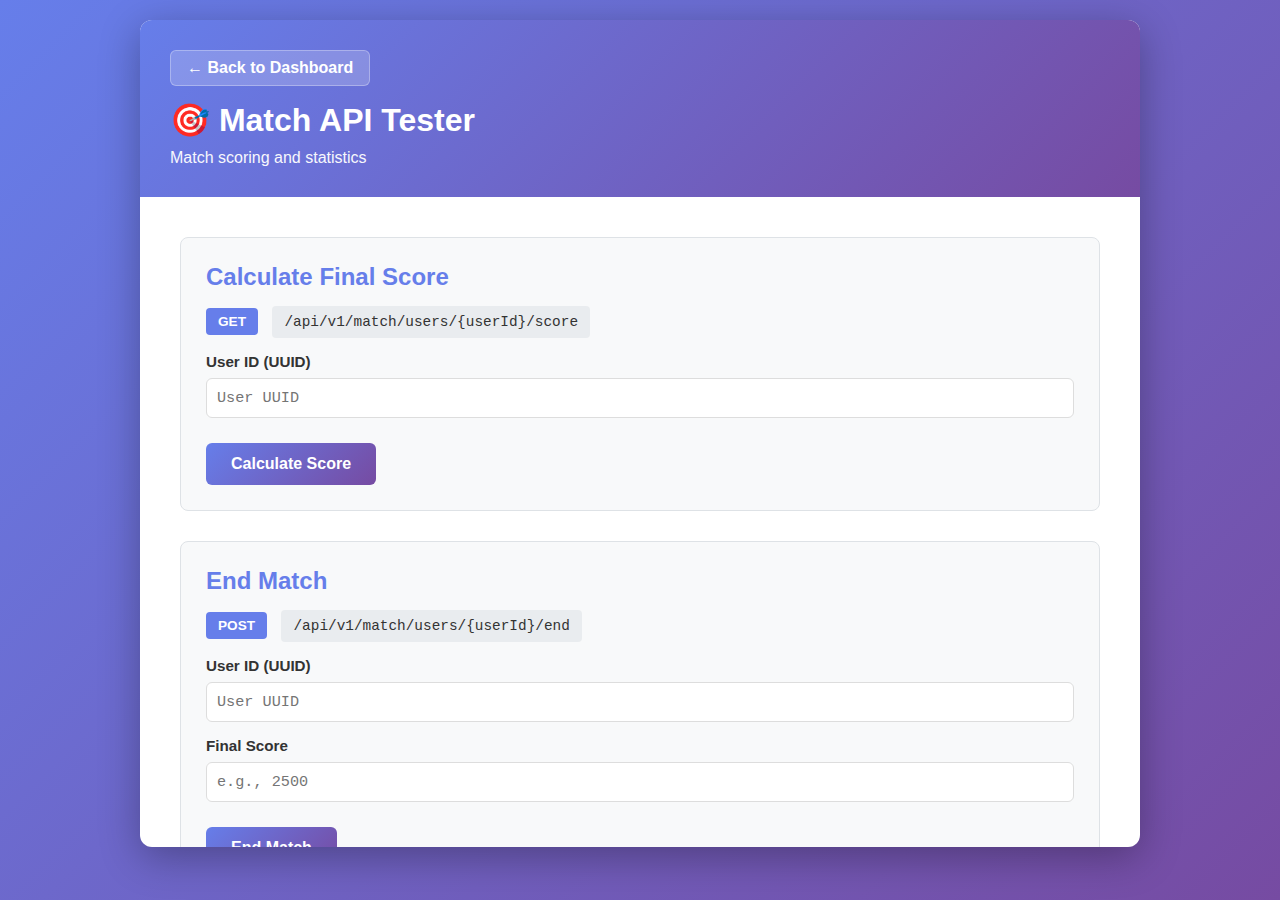
<file: backendUnderUpb/src/main/resources/static/services/match.html>
<!DOCTYPE html>
<html lang="en">
<head>
    <meta charset="UTF-8">
    <meta name="viewport" content="width=device-width, initial-scale=1.0">
    <title>Match API Tester</title>
    <link rel="stylesheet" href="../styles.css">
</head>
<body>
    <div class="container">
        <header>
            <a href="../dashboard.html" class="back-btn">← Back to Dashboard</a>
            <h1>🎯 Match API Tester</h1>
            <p>Match scoring and statistics</p>
        </header>

        <div class="api-tester">
            <section class="endpoint">
                <h2>Calculate Final Score</h2>
                <div class="method-badge">GET</div>
                <div class="endpoint-url">/api/v1/match/users/{userId}/score</div>
                <div class="form-group">
                    <label>User ID (UUID)</label>
                    <input type="text" id="match-user-id" placeholder="User UUID">
                </div>
                <button class="btn btn-primary" onclick="sendRequest('GET', `/api/v1/match/users/${document.getElementById('match-user-id').value}/score`, null, 'calc-response')">Calculate Score</button>
                <div class="response-container" id="calc-response"></div>
            </section>

            <section class="endpoint">
                <h2>End Match</h2>
                <div class="method-badge">POST</div>
                <div class="endpoint-url">/api/v1/match/users/{userId}/end</div>
                <div class="form-group">
                    <label>User ID (UUID)</label>
                    <input type="text" id="end-match-user-id" placeholder="User UUID">
                </div>
                <div class="form-group">
                    <label>Final Score</label>
                    <input type="number" id="end-match-score" placeholder="e.g., 2500">
                </div>
                <button class="btn btn-primary" onclick="sendRequest('POST', `/api/v1/match/users/${document.getElementById('end-match-user-id').value}/end?finalScore=${document.getElementById('end-match-score').value}`, {}, 'end-response')">End Match</button>
                <div class="response-container" id="end-response"></div>
            </section>
        </div>
    </div>

    <script src="../app.js"></script>
</body>
</html>
</file>
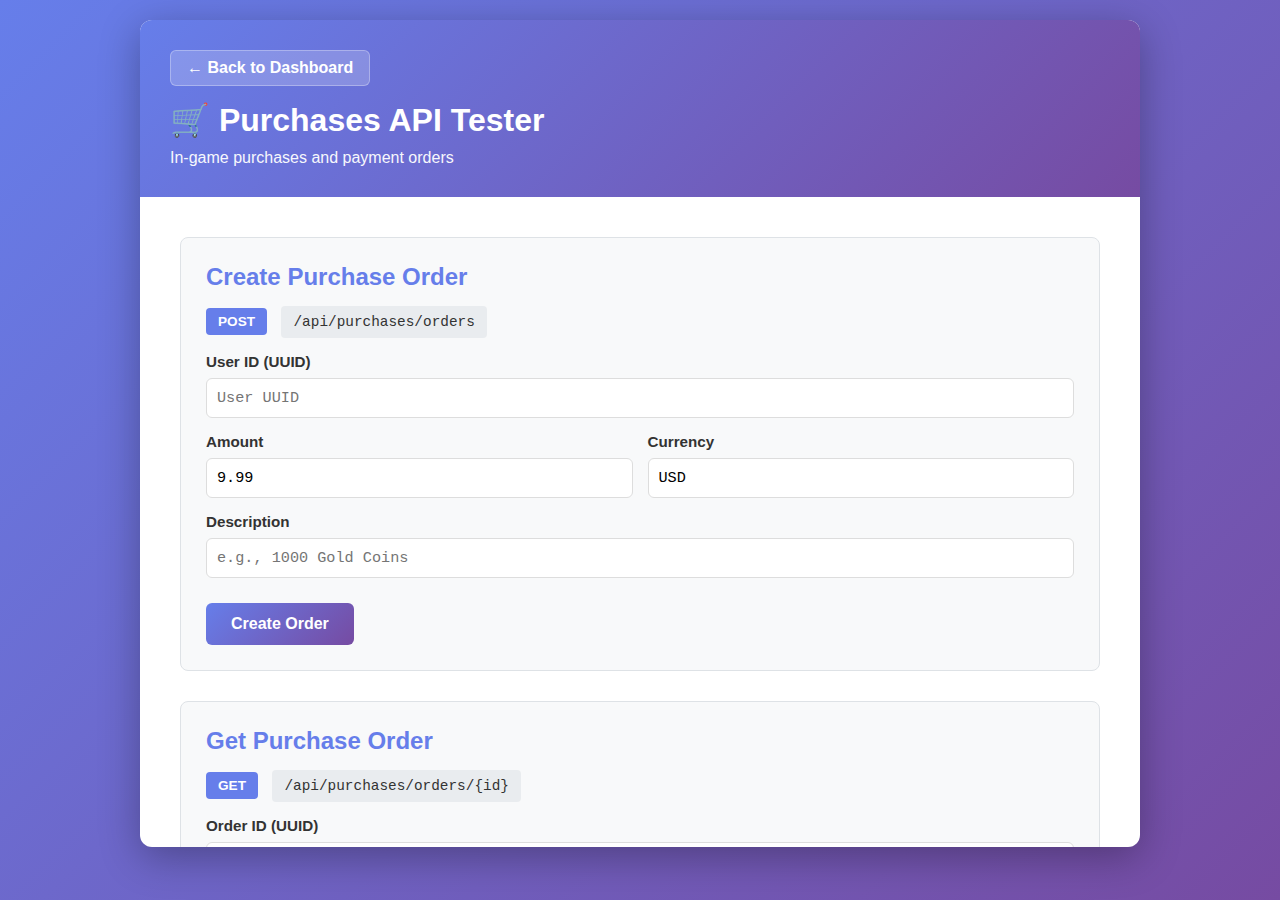
<file: backendUnderUpb/src/main/resources/static/services/purchases.html>
<!DOCTYPE html>
<html lang="en">
<head>
    <meta charset="UTF-8">
    <meta name="viewport" content="width=device-width, initial-scale=1.0">
    <title>Purchases API Tester</title>
    <link rel="stylesheet" href="../styles.css">
</head>
<body>
    <div class="container">
        <header>
            <a href="../dashboard.html" class="back-btn">← Back to Dashboard</a>
            <h1>🛒 Purchases API Tester</h1>
            <p>In-game purchases and payment orders</p>
        </header>

        <div class="api-tester">
            <section class="endpoint">
                <h2>Create Purchase Order</h2>
                <div class="method-badge">POST</div>
                <div class="endpoint-url">/api/purchases/orders</div>
                <div class="form-group">
                    <label>User ID (UUID)</label>
                    <input type="text" id="purchase-user-id" placeholder="User UUID">
                </div>
                <div class="form-row">
                    <div class="form-group">
                        <label>Amount</label>
                        <input type="number" id="purchase-amount" value="9.99" placeholder="e.g., 9.99">
                    </div>
                    <div class="form-group">
                        <label>Currency</label>
                        <input type="text" id="purchase-currency" value="USD" placeholder="e.g., USD">
                    </div>
                </div>
                <div class="form-group">
                    <label>Description</label>
                    <input type="text" id="purchase-desc" placeholder="e.g., 1000 Gold Coins">
                </div>
                <button class="btn btn-primary" onclick="sendRequest('POST', '/api/purchases/orders', {
                    userId: document.getElementById('purchase-user-id').value,
                    amount: parseFloat(document.getElementById('purchase-amount').value),
                    currency: document.getElementById('purchase-currency').value,
                    description: document.getElementById('purchase-desc').value
                }, 'create-response')">Create Order</button>
                <div class="response-container" id="create-response"></div>
            </section>

            <section class="endpoint">
                <h2>Get Purchase Order</h2>
                <div class="method-badge">GET</div>
                <div class="endpoint-url">/api/purchases/orders/{id}</div>
                <div class="form-group">
                    <label>Order ID (UUID)</label>
                    <input type="text" id="get-order-id" placeholder="Order UUID">
                </div>
                <button class="btn btn-primary" onclick="sendRequest('GET', `/api/purchases/orders/${document.getElementById('get-order-id').value}`, null, 'get-response')">Fetch Order</button>
                <div class="response-container" id="get-response"></div>
            </section>

            <section class="endpoint">
                <h2>Complete Purchase Order</h2>
                <div class="method-badge">PUT</div>
                <div class="endpoint-url">/api/purchases/orders/{id}/complete</div>
                <div class="form-group">
                    <label>Order ID (UUID)</label>
                    <input type="text" id="complete-order-id" placeholder="Order UUID">
                </div>
                <button class="btn btn-primary" onclick="sendRequest('PUT', `/api/purchases/orders/${document.getElementById('complete-order-id').value}/complete`, {}, 'complete-response')">Complete Order</button>
                <div class="response-container" id="complete-response"></div>
            </section>

            <section class="endpoint">
                <h2>Fail Purchase Order</h2>
                <div class="method-badge">PUT</div>
                <div class="endpoint-url">/api/purchases/orders/{id}/fail</div>
                <div class="form-group">
                    <label>Order ID (UUID)</label>
                    <input type="text" id="fail-order-id" placeholder="Order UUID">
                </div>
                <button class="btn btn-primary" onclick="sendRequest('PUT', `/api/purchases/orders/${document.getElementById('fail-order-id').value}/fail`, {}, 'fail-response')">Fail Order</button>
                <div class="response-container" id="fail-response"></div>
            </section>

            <section class="endpoint">
                <h2>Payment Webhook</h2>
                <div class="method-badge">POST</div>
                <div class="endpoint-url">/api/purchases/webhook/payment-callback</div>
                <div class="form-group">
                    <label>Order ID (UUID)</label>
                    <input type="text" id="webhook-order-id" placeholder="Order UUID">
                </div>
                <div class="form-group">
                    <label>Status</label>
                    <input type="text" id="webhook-status" placeholder="e.g., COMPLETED, FAILED">
                </div>
                <div class="form-group">
                    <label>Transaction ID</label>
                    <input type="text" id="webhook-transaction-id" placeholder="Payment processor transaction ID">
                </div>
                <button class="btn btn-primary" onclick="sendRequest('POST', '/api/purchases/webhook/payment-callback', {
                    orderId: document.getElementById('webhook-order-id').value,
                    status: document.getElementById('webhook-status').value,
                    transactionId: document.getElementById('webhook-transaction-id').value
                }, 'webhook-response')">Send Webhook</button>
                <div class="response-container" id="webhook-response"></div>
            </section>
        </div>
    </div>

    <script src="../app.js"></script>
</body>
</html>
</file>
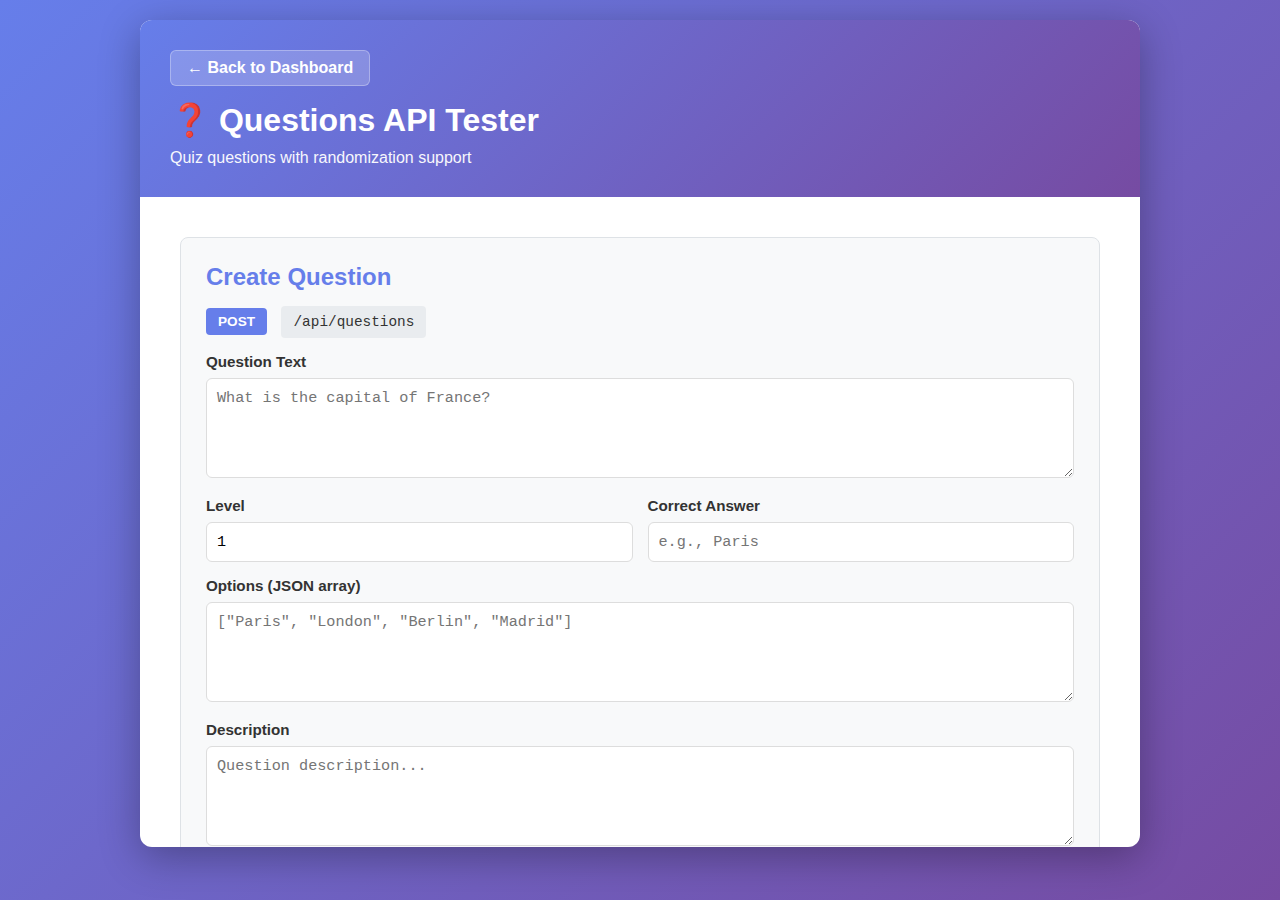
<file: backendUnderUpb/src/main/resources/static/services/questions.html>
<!DOCTYPE html>
<html lang="en">
<head>
    <meta charset="UTF-8">
    <meta name="viewport" content="width=device-width, initial-scale=1.0">
    <title>Questions API Tester</title>
    <link rel="stylesheet" href="../styles.css">
</head>
<body>
    <div class="container">
        <header>
            <a href="../dashboard.html" class="back-btn">← Back to Dashboard</a>
            <h1>❓ Questions API Tester</h1>
            <p>Quiz questions with randomization support</p>
        </header>

        <div class="api-tester">
            <!-- Create Question -->
            <section class="endpoint">
                <h2>Create Question</h2>
                <div class="method-badge">POST</div>
                <div class="endpoint-url">/api/questions</div>
                
                <div class="form-group">
                    <label>Question Text</label>
                    <textarea id="create-q-text" placeholder="What is the capital of France?"></textarea>
                </div>
                <div class="form-row">
                    <div class="form-group">
                        <label>Level</label>
                        <input type="number" id="create-q-level" value="1" placeholder="e.g., 1">
                    </div>
                    <div class="form-group">
                        <label>Correct Answer</label>
                        <input type="text" id="create-q-answer" placeholder="e.g., Paris">
                    </div>
                </div>
                <div class="form-group">
                    <label>Options (JSON array)</label>
                    <textarea id="create-q-options" placeholder='["Paris", "London", "Berlin", "Madrid"]'></textarea>
                </div>
                <div class="form-group">
                    <label>Description</label>
                    <textarea id="create-q-desc" placeholder="Question description..."></textarea>
                </div>
                <button class="btn btn-primary" onclick="sendRequest('POST', '/api/questions', {
                    text: document.getElementById('create-q-text').value,
                    level: parseInt(document.getElementById('create-q-level').value),
                    answer: document.getElementById('create-q-answer').value,
                    optionsJson: document.getElementById('create-q-options').value,
                    description: document.getElementById('create-q-desc').value
                }, 'create-response')">Create Question</button>
                <div class="response-container" id="create-response"></div>
            </section>

            <!-- List Questions -->
            <section class="endpoint">
                <h2>List Questions</h2>
                <div class="method-badge">GET</div>
                <div class="endpoint-url">/api/questions</div>
                
                <div class="form-row">
                    <div class="form-group">
                        <label>Page</label>
                        <input type="number" id="questions-page" value="0" placeholder="0">
                    </div>
                    <div class="form-group">
                        <label>Page Size</label>
                        <input type="number" id="questions-size" value="10" placeholder="10">
                    </div>
                </div>
                <button class="btn btn-primary" onclick="sendRequest('GET', `/api/questions?page=${document.getElementById('questions-page').value}&size=${document.getElementById('questions-size').value}`, null, 'list-response')">Fetch Questions</button>
                <div class="response-container" id="list-response"></div>
            </section>

            <!-- Questions by Level with Random Count -->
            <section class="endpoint">
                <h2>Questions by Level (with Random Selection)</h2>
                <div class="method-badge">GET</div>
                <div class="endpoint-url">/api/questions/level/{level}?count=N</div>
                <p class="info-text">Leave count empty to get all questions, or specify a number for random selection</p>
                
                <div class="form-row">
                    <div class="form-group">
                        <label>Level</label>
                        <input type="number" id="q-by-level" value="1" placeholder="e.g., 1">
                    </div>
                    <div class="form-group">
                        <label>Count (optional)</label>
                        <input type="number" id="q-by-level-count" placeholder="e.g., 5 (leave empty for all)">
                    </div>
                </div>
                <button class="btn btn-primary" onclick="sendRequest('GET', `/api/questions/level/${document.getElementById('q-by-level').value}${document.getElementById('q-by-level-count').value ? '?count=' + document.getElementById('q-by-level-count').value : ''}`, null, 'level-response')">Fetch Questions</button>
                <div class="response-container" id="level-response"></div>
            </section>

            <!-- Get Question by ID -->
            <section class="endpoint">
                <h2>Get Question by ID</h2>
                <div class="method-badge">GET</div>
                <div class="endpoint-url">/api/questions/{id}</div>
                
                <div class="form-group">
                    <label>Question ID (UUID)</label>
                    <input type="text" id="get-question-id" placeholder="e.g., 550e8400-e29b-41d4-a716-446655440000">
                </div>
                <button class="btn btn-primary" onclick="sendRequest('GET', `/api/questions/${document.getElementById('get-question-id').value}`, null, 'get-response')">Fetch Question</button>
                <div class="response-container" id="get-response"></div>
            </section>

            <!-- Delete Question -->
            <section class="endpoint">
                <h2>Delete Question</h2>
                <div class="method-badge delete">DELETE</div>
                <div class="endpoint-url">/api/questions/{id}</div>
                
                <div class="form-group">
                    <label>Question ID (UUID)</label>
                    <input type="text" id="delete-question-id" placeholder="e.g., 550e8400-e29b-41d4-a716-446655440000">
                </div>
                <button class="btn btn-danger" onclick="sendRequest('DELETE', `/api/questions/${document.getElementById('delete-question-id').value}`, null, 'delete-response')">Delete Question</button>
                <div class="response-container" id="delete-response"></div>
            </section>
        </div>
    </div>

    <script src="../app.js"></script>
</body>
</html>
</file>
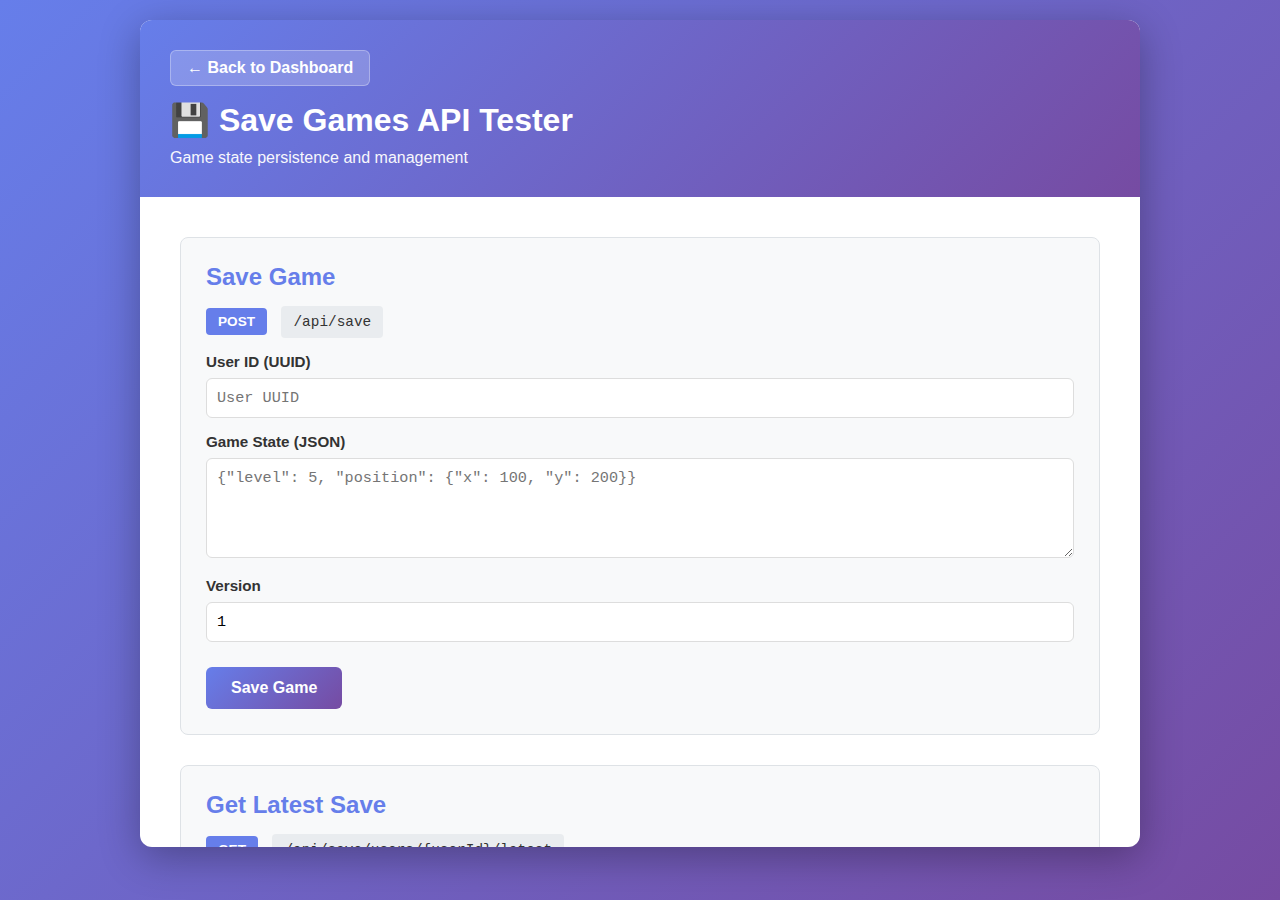
<file: backendUnderUpb/src/main/resources/static/services/saves.html>
<!DOCTYPE html>
<html lang="en">
<head>
    <meta charset="UTF-8">
    <meta name="viewport" content="width=device-width, initial-scale=1.0">
    <title>Save Games API Tester</title>
    <link rel="stylesheet" href="../styles.css">
</head>
<body>
    <div class="container">
        <header>
            <a href="../dashboard.html" class="back-btn">← Back to Dashboard</a>
            <h1>💾 Save Games API Tester</h1>
            <p>Game state persistence and management</p>
        </header>

        <div class="api-tester">
            <section class="endpoint">
                <h2>Save Game</h2>
                <div class="method-badge">POST</div>
                <div class="endpoint-url">/api/save</div>
                <div class="form-group">
                    <label>User ID (UUID)</label>
                    <input type="text" id="save-user-id" placeholder="User UUID">
                </div>
                <div class="form-group">
                    <label>Game State (JSON)</label>
                    <textarea id="save-state" placeholder='{"level": 5, "position": {"x": 100, "y": 200}}'></textarea>
                </div>
                <div class="form-group">
                    <label>Version</label>
                    <input type="number" id="save-version" value="1" placeholder="e.g., 1">
                </div>
                <button class="btn btn-primary" onclick="sendRequest('POST', '/api/save', {
                    userId: document.getElementById('save-user-id').value,
                    stateJson: document.getElementById('save-state').value,
                    version: parseInt(document.getElementById('save-version').value)
                }, 'save-response')">Save Game</button>
                <div class="response-container" id="save-response"></div>
            </section>

            <section class="endpoint">
                <h2>Get Latest Save</h2>
                <div class="method-badge">GET</div>
                <div class="endpoint-url">/api/save/users/{userId}/latest</div>
                <div class="form-group">
                    <label>User ID (UUID)</label>
                    <input type="text" id="latest-save-user-id" placeholder="User UUID">
                </div>
                <button class="btn btn-primary" onclick="sendRequest('GET', `/api/save/users/${document.getElementById('latest-save-user-id').value}/latest`, null, 'latest-response')">Fetch Latest Save</button>
                <div class="response-container" id="latest-response"></div>
            </section>

            <section class="endpoint">
                <h2>Get All Saves for User</h2>
                <div class="method-badge">GET</div>
                <div class="endpoint-url">/api/save/users/{userId}</div>
                <div class="form-group">
                    <label>User ID (UUID)</label>
                    <input type="text" id="user-saves-id" placeholder="User UUID">
                </div>
                <div class="form-row">
                    <div class="form-group">
                        <label>Page</label>
                        <input type="number" id="saves-page" value="0" placeholder="0">
                    </div>
                    <div class="form-group">
                        <label>Page Size</label>
                        <input type="number" id="saves-size" value="10" placeholder="10">
                    </div>
                </div>
                <button class="btn btn-primary" onclick="sendRequest('GET', `/api/save/users/${document.getElementById('user-saves-id').value}?page=${document.getElementById('saves-page').value}&size=${document.getElementById('saves-size').value}`, null, 'all-saves-response')">Fetch Saves</button>
                <div class="response-container" id="all-saves-response"></div>
            </section>

            <section class="endpoint">
                <h2>Validate Save</h2>
                <div class="method-badge">POST</div>
                <div class="endpoint-url">/api/save/{id}/validate</div>
                <div class="form-group">
                    <label>Save ID (UUID)</label>
                    <input type="text" id="validate-save-id" placeholder="Save UUID">
                </div>
                <button class="btn btn-primary" onclick="sendRequest('POST', `/api/save/${document.getElementById('validate-save-id').value}/validate`, {}, 'validate-response')">Validate Save</button>
                <div class="response-container" id="validate-response"></div>
            </section>

            <section class="endpoint">
                <h2>Delete Save</h2>
                <div class="method-badge delete">DELETE</div>
                <div class="endpoint-url">/api/save/{id}</div>
                <div class="form-group">
                    <label>Save ID (UUID)</label>
                    <input type="text" id="delete-save-id" placeholder="Save UUID">
                </div>
                <button class="btn btn-danger" onclick="sendRequest('DELETE', `/api/save/${document.getElementById('delete-save-id').value}`, null, 'delete-response')">Delete Save</button>
                <div class="response-container" id="delete-response"></div>
            </section>
        </div>
    </div>

    <script src="../app.js"></script>
</body>
</html>
</file>
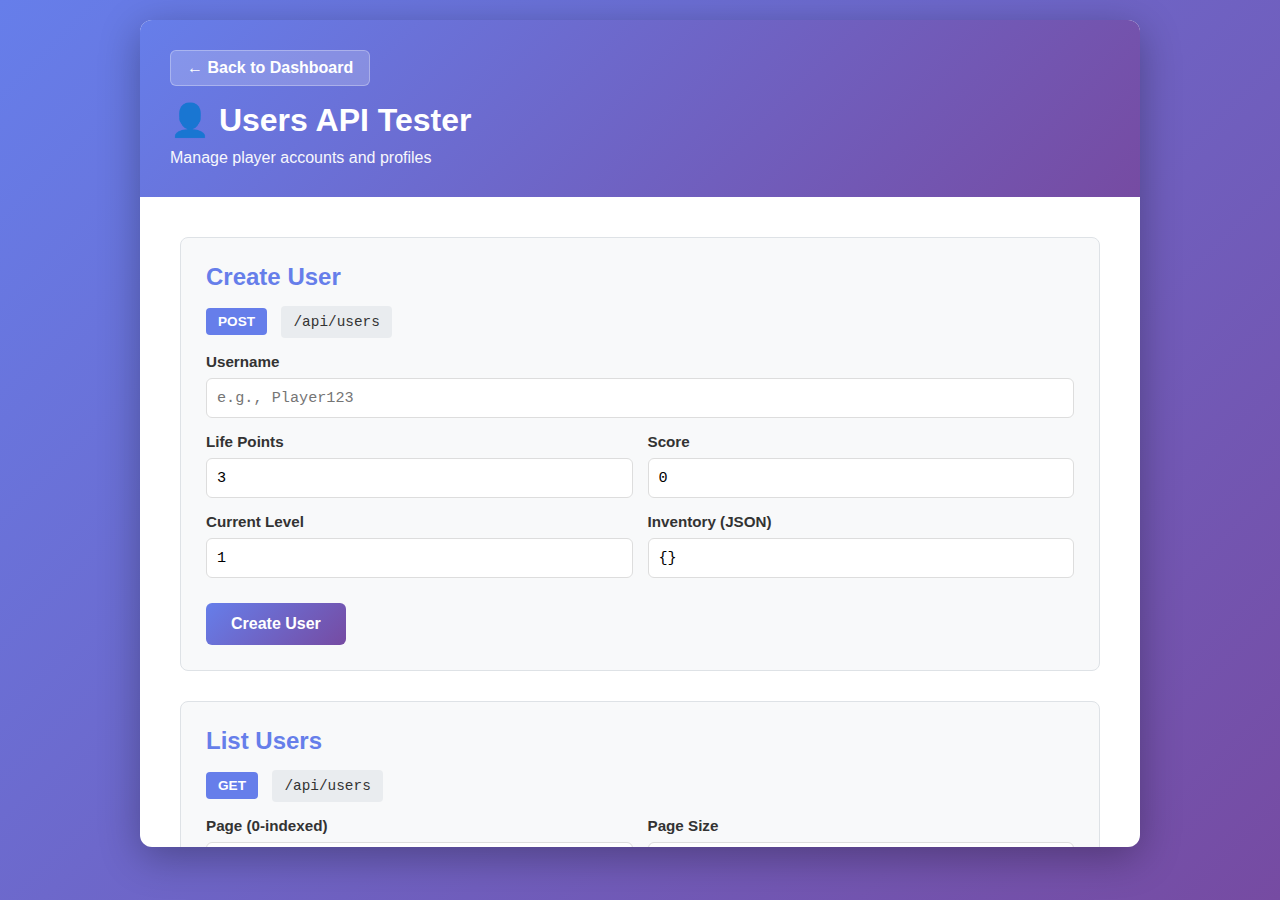
<file: backendUnderUpb/src/main/resources/static/services/users.html>
<!DOCTYPE html>
<html lang="en">
<head>
    <meta charset="UTF-8">
    <meta name="viewport" content="width=device-width, initial-scale=1.0">
    <title>Users API Tester</title>
    <link rel="stylesheet" href="../styles.css">
</head>
<body>
    <div class="container">
        <header>
            <a href="../dashboard.html" class="back-btn">← Back to Dashboard</a>
            <h1>👤 Users API Tester</h1>
            <p>Manage player accounts and profiles</p>
        </header>

        <div class="api-tester">
            <!-- Create User -->
            <section class="endpoint">
                <h2>Create User</h2>
                <div class="method-badge">POST</div>
                <div class="endpoint-url">/api/users</div>
                
                <div class="form-group">
                    <label>Username</label>
                    <input type="text" id="create-user-name" placeholder="e.g., Player123">
                </div>
                <div class="form-row">
                    <div class="form-group">
                        <label>Life Points</label>
                        <input type="number" id="create-user-life" value="3" placeholder="e.g., 3">
                    </div>
                    <div class="form-group">
                        <label>Score</label>
                        <input type="number" id="create-user-score" value="0" placeholder="e.g., 0">
                    </div>
                </div>
                <div class="form-row">
                    <div class="form-group">
                        <label>Current Level</label>
                        <input type="number" id="create-user-level" value="1" placeholder="e.g., 1">
                    </div>
                    <div class="form-group">
                        <label>Inventory (JSON)</label>
                        <input type="text" id="create-user-inventory" placeholder="e.g., {}" value="{}">
                    </div>
                </div>
                <button class="btn btn-primary" onclick="sendRequest('POST', '/api/users', {
                    name: document.getElementById('create-user-name').value,
                    lifePoints: parseInt(document.getElementById('create-user-life').value),
                    score: parseInt(document.getElementById('create-user-score').value),
                    currentLevel: parseInt(document.getElementById('create-user-level').value),
                    inventory: document.getElementById('create-user-inventory').value
                }, 'create-response')">Create User</button>
                <div class="response-container" id="create-response"></div>
            </section>

            <!-- List Users -->
            <section class="endpoint">
                <h2>List Users</h2>
                <div class="method-badge">GET</div>
                <div class="endpoint-url">/api/users</div>
                
                <div class="form-row">
                    <div class="form-group">
                        <label>Page (0-indexed)</label>
                        <input type="number" id="users-page" value="0" placeholder="0">
                    </div>
                    <div class="form-group">
                        <label>Page Size</label>
                        <input type="number" id="users-size" value="10" placeholder="10">
                    </div>
                </div>
                <button class="btn btn-primary" onclick="sendRequest('GET', `/api/users?page=${document.getElementById('users-page').value}&size=${document.getElementById('users-size').value}`, null, 'list-response')">Fetch Users</button>
                <div class="response-container" id="list-response"></div>
            </section>

            <!-- Get User by ID -->
            <section class="endpoint">
                <h2>Get User by ID</h2>
                <div class="method-badge">GET</div>
                <div class="endpoint-url">/api/users/{id}</div>
                
                <div class="form-group">
                    <label>User ID (UUID)</label>
                    <input type="text" id="get-user-id" placeholder="e.g., 550e8400-e29b-41d4-a716-446655440000">
                </div>
                <button class="btn btn-primary" onclick="sendRequest('GET', `/api/users/${document.getElementById('get-user-id').value}`, null, 'get-response')">Fetch User</button>
                <div class="response-container" id="get-response"></div>
            </section>

            <!-- Update User -->
            <section class="endpoint">
                <h2>Update User</h2>
                <div class="method-badge">PUT</div>
                <div class="endpoint-url">/api/users/{id}</div>
                
                <div class="form-group">
                    <label>User ID (UUID)</label>
                    <input type="text" id="update-user-id" placeholder="e.g., 550e8400-e29b-41d4-a716-446655440000">
                </div>
                <div class="form-group">
                    <label>Username</label>
                    <input type="text" id="update-user-name" placeholder="New username">
                </div>
                <div class="form-row">
                    <div class="form-group">
                        <label>Life Points</label>
                        <input type="number" id="update-user-life" placeholder="e.g., 5">
                    </div>
                    <div class="form-group">
                        <label>Score</label>
                        <input type="number" id="update-user-score" placeholder="e.g., 100">
                    </div>
                </div>
                <button class="btn btn-primary" onclick="sendRequest('PUT', `/api/users/${document.getElementById('update-user-id').value}`, {
                    name: document.getElementById('update-user-name').value || undefined,
                    lifePoints: document.getElementById('update-user-life').value ? parseInt(document.getElementById('update-user-life').value) : undefined,
                    score: document.getElementById('update-user-score').value ? parseInt(document.getElementById('update-user-score').value) : undefined
                }, 'update-response')">Update User</button>
                <div class="response-container" id="update-response"></div>
            </section>
        </div>
    </div>

    <script src="../app.js"></script>
</body>
</html>
</file>
<file: backendUnderUpb/src/main/resources/static/styles.css>
* {
    margin: 0;
    padding: 0;
    box-sizing: border-box;
}

body {
    font-family: 'Segoe UI', Tahoma, Geneva, Verdana, sans-serif;
    background: linear-gradient(135deg, #667eea 0%, #764ba2 100%);
    min-height: 100vh;
    padding: 20px;
}

.container {
    max-width: 1000px;
    margin: 0 auto;
    background: white;
    border-radius: 12px;
    box-shadow: 0 10px 40px rgba(0, 0, 0, 0.3);
    overflow: hidden;
}

header {
    background: linear-gradient(135deg, #667eea 0%, #764ba2 100%);
    color: white;
    padding: 30px;
    position: relative;
}

.back-btn {
    display: inline-block;
    background: rgba(255, 255, 255, 0.2);
    color: white;
    padding: 8px 16px;
    border-radius: 6px;
    text-decoration: none;
    font-weight: 600;
    margin-bottom: 15px;
    transition: all 0.3s;
    border: 1px solid rgba(255, 255, 255, 0.3);
}

.back-btn:hover {
    background: rgba(255, 255, 255, 0.3);
    transform: translateX(-3px);
}

header h1 {
    font-size: 2em;
    margin-bottom: 10px;
}

header p {
    font-size: 1em;
    opacity: 0.95;
}

.api-tester {
    padding: 40px;
    max-height: calc(100vh - 250px);
    overflow-y: auto;
}

.endpoint {
    background: #f8f9fa;
    border: 1px solid #dee2e6;
    border-radius: 8px;
    padding: 25px;
    margin-bottom: 30px;
}

.endpoint h2 {
    color: #667eea;
    margin-bottom: 15px;
    font-size: 1.5em;
}

.method-badge {
    display: inline-block;
    background: #667eea;
    color: white;
    padding: 6px 12px;
    border-radius: 4px;
    font-weight: 600;
    font-size: 0.85em;
    margin-right: 10px;
    margin-bottom: 10px;
}

.method-badge.delete {
    background: #dc3545;
}

.endpoint-url {
    display: inline-block;
    background: #e9ecef;
    color: #333;
    padding: 8px 12px;
    border-radius: 4px;
    font-family: 'Courier New', monospace;
    font-size: 0.9em;
    margin-bottom: 15px;
}

.info-text {
    color: #666;
    font-size: 0.9em;
    margin: 10px 0 15px 0;
    padding: 10px;
    background: #e7f3ff;
    border-left: 3px solid #2196F3;
    border-radius: 3px;
}

.form-group {
    margin-bottom: 15px;
}

.form-group label {
    display: block;
    margin-bottom: 8px;
    color: #333;
    font-weight: 600;
    font-size: 0.95em;
}

.form-group input,
.form-group textarea,
.form-group select {
    width: 100%;
    padding: 10px;
    border: 1px solid #ddd;
    border-radius: 6px;
    font-size: 0.95em;
    font-family: 'Courier New', monospace;
    transition: border-color 0.3s;
}

.form-group input:focus,
.form-group textarea:focus,
.form-group select:focus {
    outline: none;
    border-color: #667eea;
    box-shadow: 0 0 0 3px rgba(102, 126, 234, 0.1);
}

.form-group textarea {
    resize: vertical;
    min-height: 100px;
}

.form-row {
    display: grid;
    grid-template-columns: 1fr 1fr;
    gap: 15px;
}

.btn {
    padding: 12px 25px;
    border: none;
    border-radius: 6px;
    font-size: 1em;
    cursor: pointer;
    font-weight: 600;
    transition: all 0.3s;
    margin-top: 10px;
}

.btn-primary {
    background: linear-gradient(135deg, #667eea 0%, #764ba2 100%);
    color: white;
}

.btn-primary:hover {
    transform: translateY(-2px);
    box-shadow: 0 5px 15px rgba(102, 126, 234, 0.4);
}

.btn-danger {
    background: #dc3545;
    color: white;
}

.btn-danger:hover {
    background: #c82333;
    transform: translateY(-2px);
    box-shadow: 0 5px 15px rgba(220, 53, 69, 0.4);
}

.response-container {
    margin-top: 20px;
    padding: 20px;
    background: white;
    border-radius: 6px;
    border: 1px solid #dee2e6;
    display: none;
}

.response-container.show {
    display: block;
}

.response-status {
    padding: 12px;
    border-radius: 4px;
    margin-bottom: 15px;
    font-weight: 600;
    font-size: 0.95em;
}

.response-status.success {
    background: #d4edda;
    color: #155724;
    border: 1px solid #c3e6cb;
}

.response-status.error {
    background: #f8d7da;
    color: #721c24;
    border: 1px solid #f5c6cb;
}

.response-body {
    background: #f8f9fa;
    border: 1px solid #dee2e6;
    border-radius: 4px;
    padding: 15px;
    overflow-x: auto;
}

pre {
    font-family: 'Courier New', monospace;
    white-space: pre-wrap;
    word-wrap: break-word;
    margin: 0;
    color: #333;
    font-size: 0.9em;
    line-height: 1.5;
}

@media (max-width: 768px) {
    .form-row {
        grid-template-columns: 1fr;
    }

    .api-tester {
        padding: 20px;
    }

    .endpoint {
        padding: 15px;
    }

    header {
        padding: 20px;
    }

    header h1 {
        font-size: 1.5em;
    }
}
</file>
